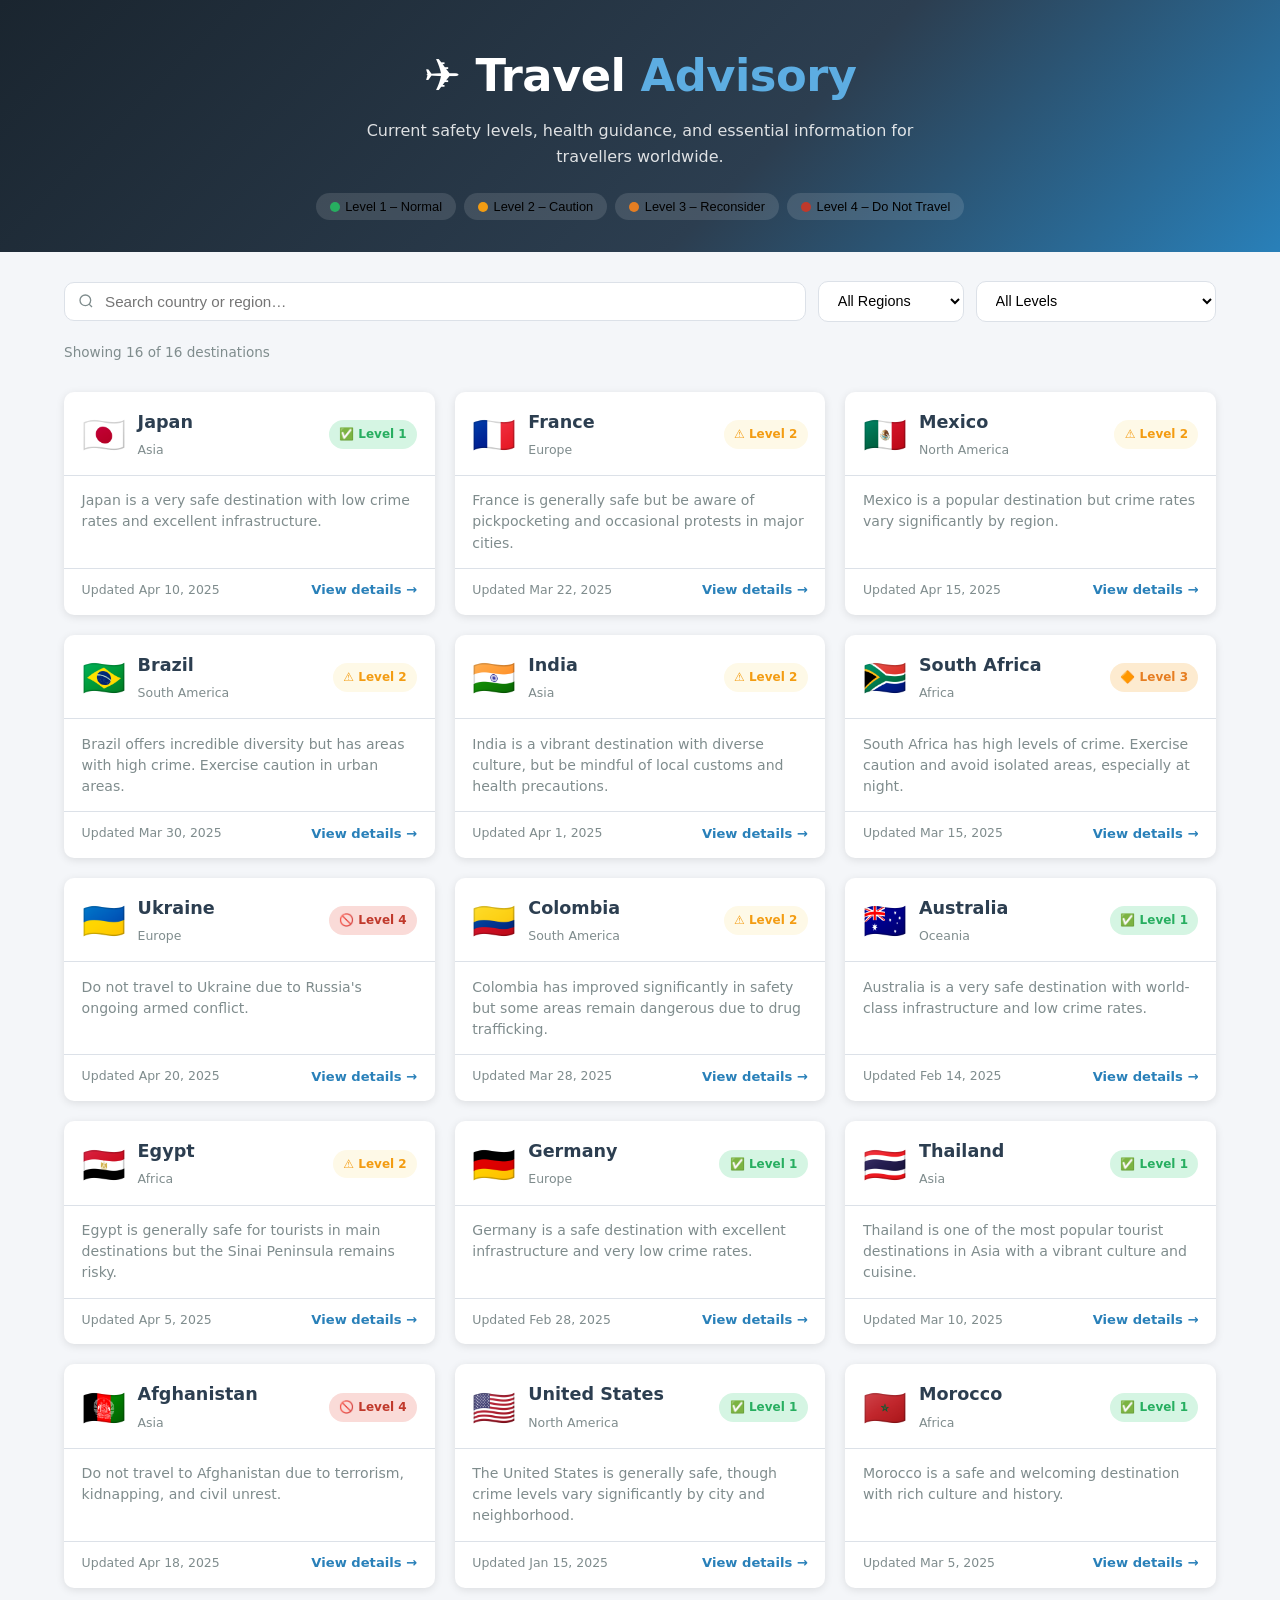
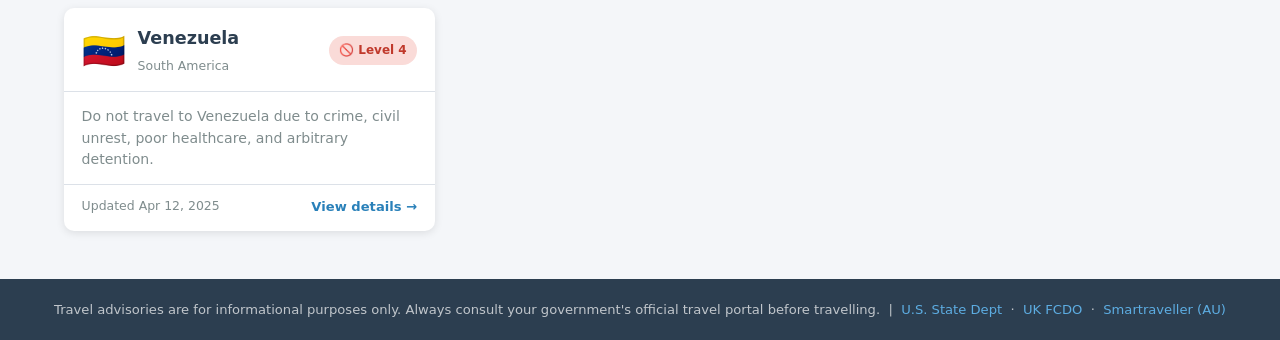
<file: index.html>
<!DOCTYPE html>
<html lang="en">
<head>
  <meta charset="UTF-8" />
  <meta name="viewport" content="width=device-width, initial-scale=1.0" />
  <meta name="description" content="Up-to-date travel advisories, safety tips, health information, and emergency contacts for destinations around the world." />
  <title>Travel Advisory – Global Safety Information</title>
  <link rel="stylesheet" href="styles.css" />
</head>
<body>

  <!-- ── Header ──────────────────────────────────────── -->
  <header>
    <h1>✈️ Travel <span>Advisory</span></h1>
    <p>Current safety levels, health guidance, and essential information for travellers worldwide.</p>

    <!-- Advisory level legend / quick-filter -->
    <div class="legend" role="group" aria-label="Filter by advisory level">
      <button class="legend-item" data-level="1" aria-pressed="false">
        <span class="legend-dot" style="background:#27ae60;"></span>
        Level 1 – Normal
      </button>
      <button class="legend-item" data-level="2" aria-pressed="false">
        <span class="legend-dot" style="background:#f39c12;"></span>
        Level 2 – Caution
      </button>
      <button class="legend-item" data-level="3" aria-pressed="false">
        <span class="legend-dot" style="background:#e67e22;"></span>
        Level 3 – Reconsider
      </button>
      <button class="legend-item" data-level="4" aria-pressed="false">
        <span class="legend-dot" style="background:#c0392b;"></span>
        Level 4 – Do Not Travel
      </button>
    </div>
  </header>

  <!-- ── Controls ─────────────────────────────────────── -->
  <section class="controls" aria-label="Search and filter">
    <div class="search-wrapper">
      <svg width="16" height="16" viewBox="0 0 24 24" fill="none" stroke="currentColor" stroke-width="2" aria-hidden="true">
        <circle cx="11" cy="11" r="8"/><line x1="21" y1="21" x2="16.65" y2="16.65"/>
      </svg>
      <input
        type="search"
        id="searchInput"
        placeholder="Search country or region…"
        aria-label="Search by country or region"
        autocomplete="off"
      />
    </div>

    <select id="regionFilter" aria-label="Filter by region">
      <!-- populated by script -->
    </select>

    <select id="levelFilter" aria-label="Filter by advisory level">
      <option value="">All Levels</option>
      <option value="1">Level 1 – Normal Precautions</option>
      <option value="2">Level 2 – Increased Caution</option>
      <option value="3">Level 3 – Reconsider Travel</option>
      <option value="4">Level 4 – Do Not Travel</option>
    </select>

    <p class="results-count" id="resultsCount" aria-live="polite"></p>
  </section>

  <!-- ── Cards Grid ────────────────────────────────────── -->
  <main>
    <div class="cards-grid" id="cardsGrid" role="list">
      <!-- rendered by script.js -->
    </div>
  </main>

  <!-- ── Detail Modal ──────────────────────────────────── -->
  <div
    class="modal-overlay"
    id="modalOverlay"
    role="dialog"
    aria-modal="true"
    aria-labelledby="modalTitle"
  >
    <div class="modal" id="modalContent">
      <!-- populated by script.js -->
    </div>
  </div>

  <!-- ── Footer ────────────────────────────────────────── -->
  <footer>
    <p>
      Travel advisories are for informational purposes only.
      Always consult your government's official travel portal before travelling.
      &nbsp;|&nbsp;
      <a href="https://travel.state.gov" target="_blank" rel="noopener noreferrer">U.S. State Dept</a>
      &nbsp;·&nbsp;
      <a href="https://www.gov.uk/foreign-travel-advice" target="_blank" rel="noopener noreferrer">UK FCDO</a>
      &nbsp;·&nbsp;
      <a href="https://www.smartraveller.gov.au" target="_blank" rel="noopener noreferrer">Smartraveller (AU)</a>
    </p>
  </footer>

  <script src="data.js"></script>
  <script src="script.js"></script>
</body>
</html>
</file>
<file: styles.css>
/* ============================================================
   Travel Advisory – Stylesheet
   ============================================================ */

*, *::before, *::after {
  box-sizing: border-box;
  margin: 0;
  padding: 0;
}

:root {
  --color-level-1: #27ae60;
  --color-level-2: #f39c12;
  --color-level-3: #e67e22;
  --color-level-4: #c0392b;
  --bg-level-1: #d5f5e3;
  --bg-level-2: #fef9e7;
  --bg-level-3: #fdebd0;
  --bg-level-4: #fadbd8;

  --primary: #2c3e50;
  --accent: #2980b9;
  --accent-hover: #1a6fa3;
  --light-gray: #f4f6f9;
  --mid-gray: #dce1e8;
  --dark-text: #2c3e50;
  --muted-text: #7f8c8d;
  --white: #ffffff;
  --shadow: 0 2px 8px rgba(0, 0, 0, 0.1);
  --shadow-hover: 0 6px 20px rgba(0, 0, 0, 0.15);
  --radius: 10px;
  --transition: 0.2s ease;
}

html {
  font-size: 16px;
  scroll-behavior: smooth;
}

body {
  font-family: 'Segoe UI', system-ui, -apple-system, sans-serif;
  background: var(--light-gray);
  color: var(--dark-text);
  line-height: 1.6;
  min-height: 100vh;
}

/* ── Header ─────────────────────────────────────────────── */
header {
  background: linear-gradient(135deg, #1a252f 0%, #2c3e50 60%, #2980b9 100%);
  color: var(--white);
  padding: 2.5rem 1.5rem 2rem;
  text-align: center;
}

header h1 {
  font-size: clamp(1.8rem, 4vw, 2.8rem);
  font-weight: 700;
  letter-spacing: -0.5px;
  margin-bottom: 0.4rem;
}

header h1 span {
  color: #5dade2;
}

header p {
  font-size: 1rem;
  opacity: 0.85;
  max-width: 550px;
  margin: 0 auto 1.5rem;
}

/* ── Legend Badges ───────────────────────────────────────── */
.legend {
  display: flex;
  flex-wrap: wrap;
  gap: 0.5rem;
  justify-content: center;
  margin-top: 1rem;
}

.legend-item {
  display: flex;
  align-items: center;
  gap: 0.35rem;
  background: rgba(255, 255, 255, 0.12);
  border-radius: 20px;
  padding: 0.25rem 0.75rem;
  font-size: 0.8rem;
  cursor: pointer;
  border: 2px solid transparent;
  transition: background var(--transition), border-color var(--transition);
}

.legend-item:hover,
.legend-item.active {
  background: rgba(255, 255, 255, 0.25);
  border-color: rgba(255, 255, 255, 0.5);
}

.legend-dot {
  width: 10px;
  height: 10px;
  border-radius: 50%;
  flex-shrink: 0;
}

/* ── Controls ────────────────────────────────────────────── */
.controls {
  max-width: 1200px;
  margin: 1.8rem auto 0;
  padding: 0 1.5rem;
  display: flex;
  flex-wrap: wrap;
  gap: 0.75rem;
  align-items: center;
}

.search-wrapper {
  flex: 1;
  min-width: 220px;
  position: relative;
}

.search-wrapper svg {
  position: absolute;
  left: 0.85rem;
  top: 50%;
  transform: translateY(-50%);
  pointer-events: none;
  color: var(--muted-text);
}

#searchInput {
  width: 100%;
  padding: 0.65rem 0.9rem 0.65rem 2.5rem;
  border: 1.5px solid var(--mid-gray);
  border-radius: var(--radius);
  font-size: 0.95rem;
  background: var(--white);
  transition: border-color var(--transition), box-shadow var(--transition);
}

#searchInput:focus {
  outline: none;
  border-color: var(--accent);
  box-shadow: 0 0 0 3px rgba(41, 128, 185, 0.15);
}

#regionFilter,
#levelFilter {
  padding: 0.65rem 0.9rem;
  border: 1.5px solid var(--mid-gray);
  border-radius: var(--radius);
  font-size: 0.9rem;
  background: var(--white);
  cursor: pointer;
  transition: border-color var(--transition);
}

#regionFilter:focus,
#levelFilter:focus {
  outline: none;
  border-color: var(--accent);
}

.results-count {
  font-size: 0.85rem;
  color: var(--muted-text);
  padding: 0.5rem 0;
  width: 100%;
}

/* ── Cards Grid ─────────────────────────────────────────── */
.cards-grid {
  max-width: 1200px;
  margin: 1.25rem auto 3rem;
  padding: 0 1.5rem;
  display: grid;
  grid-template-columns: repeat(auto-fill, minmax(300px, 1fr));
  gap: 1.25rem;
}

/* ── Country Card ────────────────────────────────────────── */
.card {
  background: var(--white);
  border-radius: var(--radius);
  box-shadow: var(--shadow);
  overflow: hidden;
  transition: transform var(--transition), box-shadow var(--transition);
  cursor: pointer;
  display: flex;
  flex-direction: column;
}

.card:hover {
  transform: translateY(-3px);
  box-shadow: var(--shadow-hover);
}

.card-header {
  display: flex;
  align-items: center;
  gap: 0.75rem;
  padding: 1rem 1.1rem 0.85rem;
  border-bottom: 1px solid var(--mid-gray);
}

.card-flag {
  font-size: 2.2rem;
  line-height: 1;
}

.card-title h2 {
  font-size: 1.1rem;
  font-weight: 600;
}

.card-title span {
  font-size: 0.78rem;
  color: var(--muted-text);
}

.level-badge {
  margin-left: auto;
  flex-shrink: 0;
  display: flex;
  align-items: center;
  gap: 0.3rem;
  padding: 0.3rem 0.65rem;
  border-radius: 20px;
  font-size: 0.75rem;
  font-weight: 600;
  white-space: nowrap;
}

.card-body {
  padding: 0.9rem 1.1rem;
  flex: 1;
}

.card-body p {
  font-size: 0.88rem;
  color: var(--muted-text);
  line-height: 1.5;
}

.card-footer {
  display: flex;
  justify-content: space-between;
  align-items: center;
  padding: 0.65rem 1.1rem 0.9rem;
  border-top: 1px solid var(--mid-gray);
  font-size: 0.78rem;
  color: var(--muted-text);
}

.card-footer .details-link {
  color: var(--accent);
  font-weight: 600;
  text-decoration: none;
  font-size: 0.82rem;
}

.card-footer .details-link:hover {
  text-decoration: underline;
}

/* ── No Results ─────────────────────────────────────────── */
.no-results {
  grid-column: 1 / -1;
  text-align: center;
  padding: 3rem 1rem;
  color: var(--muted-text);
}

.no-results .icon {
  font-size: 3rem;
  display: block;
  margin-bottom: 0.75rem;
}

/* ── Modal Overlay ───────────────────────────────────────── */
.modal-overlay {
  position: fixed;
  inset: 0;
  background: rgba(0, 0, 0, 0.55);
  backdrop-filter: blur(3px);
  display: flex;
  align-items: flex-start;
  justify-content: center;
  padding: 2rem 1rem;
  z-index: 1000;
  overflow-y: auto;
  opacity: 0;
  visibility: hidden;
  transition: opacity 0.25s ease, visibility 0.25s ease;
}

.modal-overlay.open {
  opacity: 1;
  visibility: visible;
}

.modal {
  background: var(--white);
  border-radius: 14px;
  width: 100%;
  max-width: 640px;
  box-shadow: 0 20px 60px rgba(0, 0, 0, 0.25);
  overflow: hidden;
  transform: translateY(20px);
  transition: transform 0.25s ease;
  position: relative;
}

.modal-overlay.open .modal {
  transform: translateY(0);
}

.modal-top {
  padding: 1.5rem 1.5rem 1.2rem;
  display: flex;
  align-items: flex-start;
  gap: 1rem;
}

.modal-flag {
  font-size: 3rem;
  line-height: 1;
}

.modal-heading {
  flex: 1;
}

.modal-heading h2 {
  font-size: 1.5rem;
  font-weight: 700;
  margin-bottom: 0.15rem;
}

.modal-heading .region-tag {
  font-size: 0.8rem;
  color: var(--muted-text);
  margin-bottom: 0.6rem;
}

.modal-level-badge {
  display: inline-flex;
  align-items: center;
  gap: 0.4rem;
  padding: 0.35rem 0.85rem;
  border-radius: 20px;
  font-size: 0.82rem;
  font-weight: 700;
}

.modal-close {
  background: none;
  border: none;
  font-size: 1.5rem;
  cursor: pointer;
  color: var(--muted-text);
  line-height: 1;
  padding: 0.2rem;
  border-radius: 4px;
  transition: color var(--transition), background var(--transition);
}

.modal-close:hover {
  color: var(--dark-text);
  background: var(--light-gray);
}

.modal-body {
  padding: 0 1.5rem 1.5rem;
}

.modal-summary {
  font-size: 0.92rem;
  color: var(--muted-text);
  margin-bottom: 1.25rem;
  line-height: 1.6;
}

.modal-section {
  margin-bottom: 1.25rem;
}

.modal-section h3 {
  font-size: 0.88rem;
  font-weight: 700;
  text-transform: uppercase;
  letter-spacing: 0.5px;
  color: var(--primary);
  margin-bottom: 0.6rem;
  display: flex;
  align-items: center;
  gap: 0.4rem;
}

.modal-section ul {
  list-style: none;
  display: flex;
  flex-direction: column;
  gap: 0.35rem;
}

.modal-section ul li {
  font-size: 0.88rem;
  padding-left: 1.1rem;
  position: relative;
  color: var(--dark-text);
}

.modal-section ul li::before {
  content: "•";
  position: absolute;
  left: 0;
  color: var(--accent);
}

.info-grid {
  display: grid;
  grid-template-columns: 1fr 1fr;
  gap: 0.6rem;
}

.info-item {
  background: var(--light-gray);
  border-radius: 8px;
  padding: 0.6rem 0.85rem;
}

.info-item .label {
  font-size: 0.72rem;
  text-transform: uppercase;
  letter-spacing: 0.4px;
  color: var(--muted-text);
  margin-bottom: 0.15rem;
  font-weight: 600;
}

.info-item .value {
  font-size: 0.88rem;
  font-weight: 500;
  color: var(--dark-text);
}

.emergency-grid {
  display: grid;
  grid-template-columns: 1fr 1fr;
  gap: 0.6rem;
}

.emergency-item {
  display: flex;
  align-items: center;
  gap: 0.5rem;
  background: var(--light-gray);
  border-radius: 8px;
  padding: 0.5rem 0.75rem;
}

.emergency-item .e-label {
  font-size: 0.72rem;
  color: var(--muted-text);
  text-transform: uppercase;
  letter-spacing: 0.4px;
}

.emergency-item .e-number {
  font-size: 0.95rem;
  font-weight: 700;
  color: var(--color-level-4);
}

.last-updated {
  font-size: 0.78rem;
  color: var(--muted-text);
  text-align: right;
  margin-top: 1rem;
  padding-top: 0.75rem;
  border-top: 1px solid var(--mid-gray);
}

/* ── Footer ─────────────────────────────────────────────── */
footer {
  background: var(--primary);
  color: rgba(255, 255, 255, 0.7);
  text-align: center;
  padding: 1.25rem;
  font-size: 0.82rem;
}

footer a {
  color: #5dade2;
  text-decoration: none;
}

footer a:hover {
  text-decoration: underline;
}

/* ── Responsive ─────────────────────────────────────────── */
@media (max-width: 600px) {
  .info-grid,
  .emergency-grid {
    grid-template-columns: 1fr;
  }

  .modal-top {
    flex-wrap: wrap;
  }

  .legend {
    gap: 0.35rem;
  }
}

/* ── Utility ─────────────────────────────────────────────── */
.sr-only {
  position: absolute;
  width: 1px;
  height: 1px;
  padding: 0;
  margin: -1px;
  overflow: hidden;
  clip: rect(0, 0, 0, 0);
  border: 0;
}
</file>
